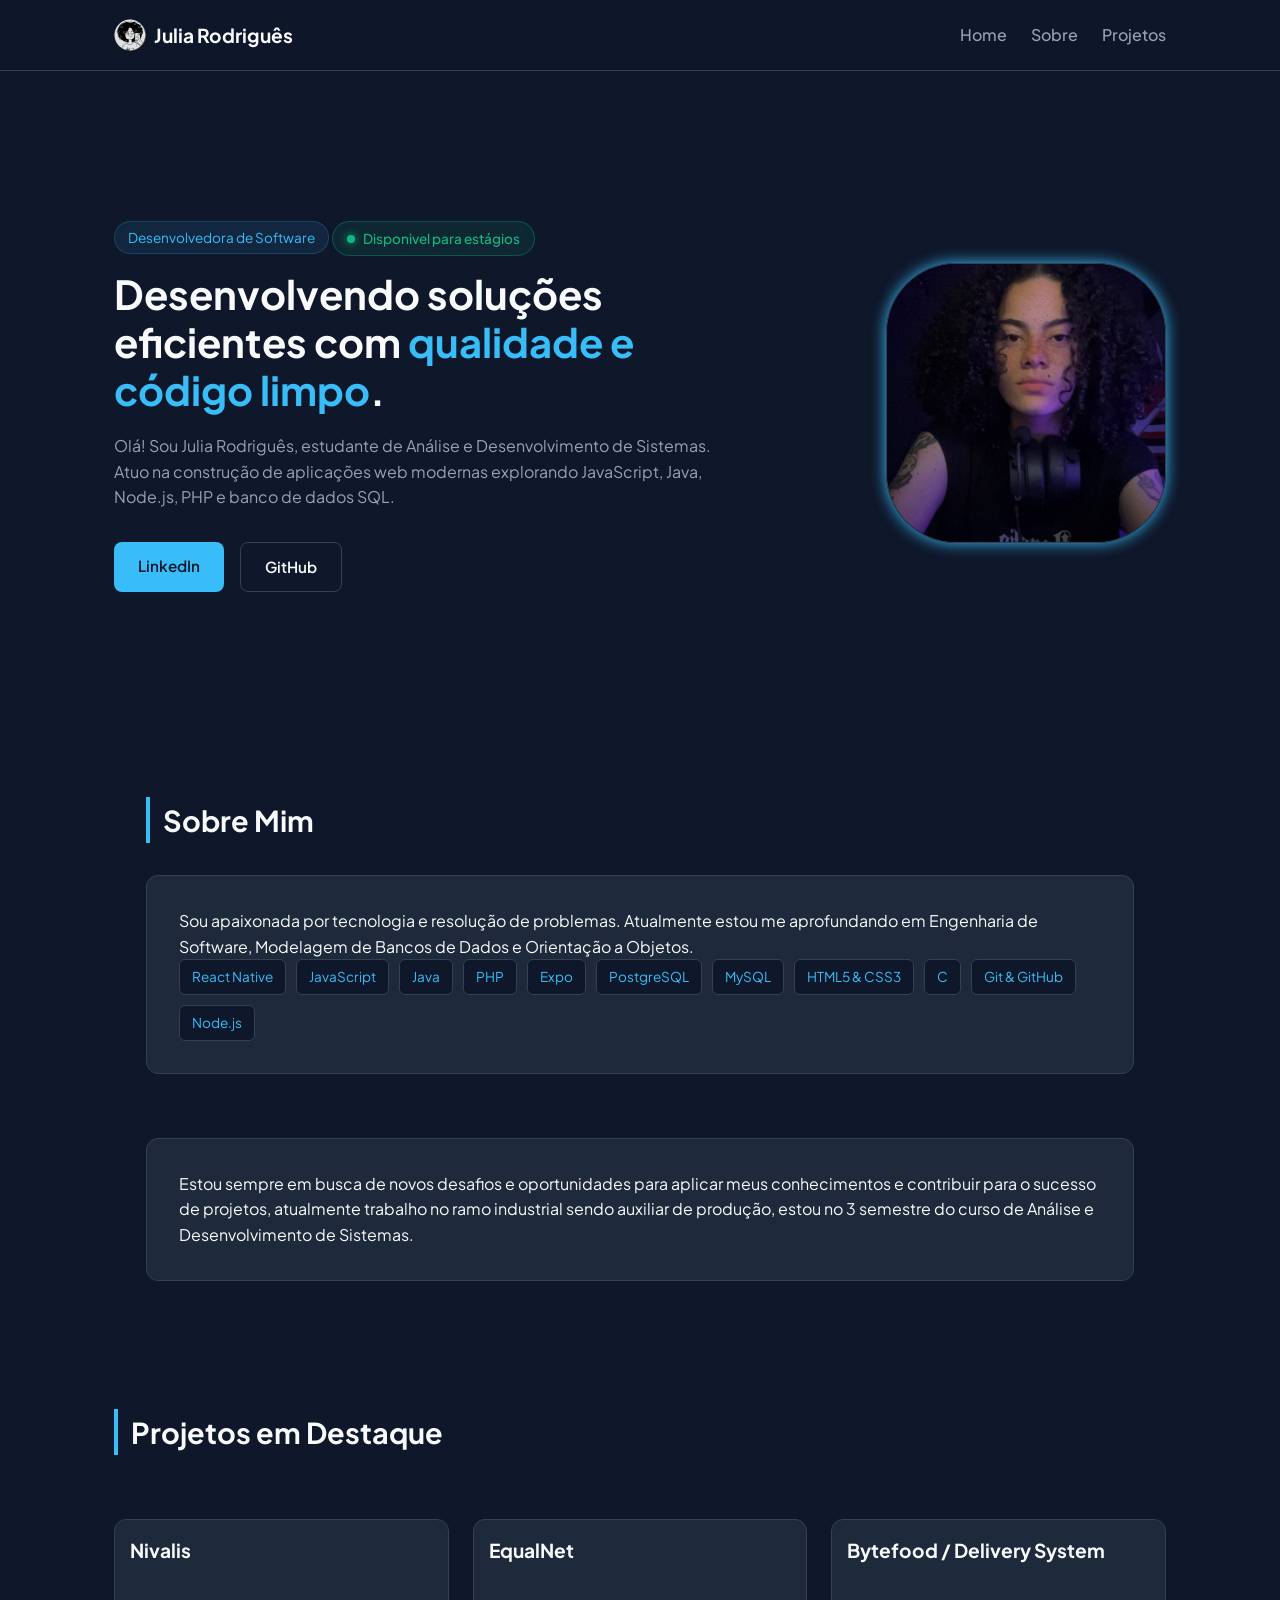
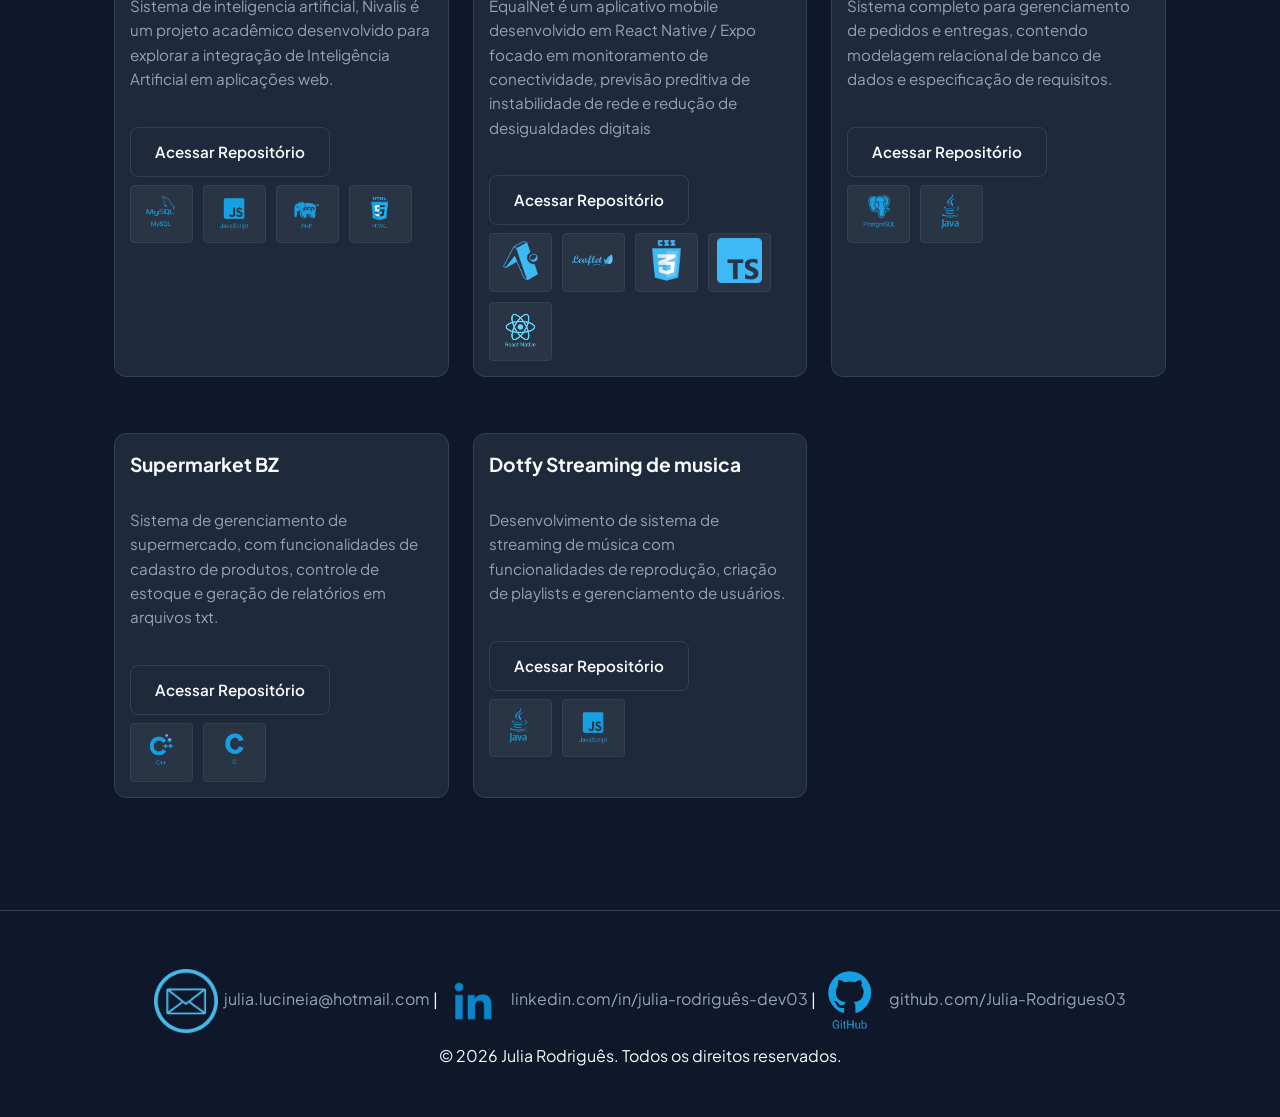
<file: index.html>
<!DOCTYPE html>
<html lang="pt-BR">
<head>
    <meta charset="UTF-8">
    <meta name="viewport" content="width=device-width, initial-scale=1.0">
    <title>Julia Rodriguês | Desenvolvedora Software & Front-end</title>

    <!--tag de imagem no navegador-->
        <link  rel="icon" type="image/png" href="assets/favicon-32x32.png"/>
    
    <!-- Fonte Moderna (Google Fonts) -->
    <link rel="preconnect" href="https://fonts.googleapis.com">
    <link rel="preconnect" href="https://fonts.gstatic.com" crossorigin>
    <link href="https://fonts.googleapis.com/css2?family=Plus+Jakarta+Sans:wght@400;500;600;700&display=swap" rel="stylesheet">
    
    <link rel="stylesheet" href="./styles/style.css">
</head>
<body>

    <!-- Cabeçalho Fixo -->
    <header class="cabecalho">
        <nav class="cabecalho__menu">
            <a class="cabecalho__logo" href="#home">
                <img src="./assets/favicon-32x32.png" alt="Logo de Julia Rodriguês" class="logo__img">
                Julia Rodriguês
            </a>
            <div class="cabecalho__links">
                <a class="cabecalho__menu__link" href="#home">Home</a>
                <a class="cabecalho__menu__link" href="#sobre">Sobre</a>
                <a class="cabecalho__menu__link" href="#projetos">Projetos</a>
            </div>
        </nav>
    </header>

    <main>
        <!-- Hero Section -->
        <section id="home" class="hero">
            <div class="hero__conteudo">
                <span class="hero__badge">Desenvolvedora de Software</span>
                <span class="hero__badge_destaque">Disponivel para estágios</span>
                <h1 class="hero__titulo">
                    Desenvolvendo soluções eficientes com <span class="destaque">qualidade e código limpo</span>.
                </h1>
                <p class="hero__texto">
                    Olá!  Sou Julia Rodriguês, estudante de Análise e Desenvolvimento de Sistemas. Atuo na construção de aplicações web modernas explorando JavaScript, Java, Node.js, PHP e banco de dados SQL.
                </p>
                <div class="hero__acoes">
                    <a class="btn btn--primario" href="https://www.linkedin.com/in/julia-rodriguês-dev03?utm_source=share_via&utm_content=profile&utm_medium=member_ios" target="_blank" rel="noopener noreferrer">
                        LinkedIn
                    </a>
                    <a class="btn btn--secundario" href="https://github.com/Julia-Rodrigues03" target="_blank" rel="noopener noreferrer">
                        GitHub
                    </a>
                </div>
            </div>
            <div class="hero__imagem-container">
                <img class="hero__imagem" src="./assets/julia rodrigues.jpeg" alt="Foto de perfil de Julia Rodriguês">
            </div>
        </section>

        <!-- Seção Sobre Mim -->
        <section id="sobre" class="sobre">
            <h2 class="secao__titulo">Sobre Mim</h2>
            <div class="sobre__grid">
                <p class="sobre__texto">
                    Sou apaixonada por tecnologia e resolução de problemas. Atualmente estou me aprofundando em Engenharia de Software, Modelagem de Bancos de Dados e Orientação a Objetos.
                </p>
                <div class="sobre__techs">
                    <span class="tech-tag"> React Native</span>
                    <span class="tech-tag"> JavaScript</span>
                    <span class="tech-tag"> Java</span>
                    <span class="tech-tag"> PHP</span>
                    <span class="tech-tag"> Expo</span>
                    <span class="tech-tag"> PostgreSQL</span>
                    <span class="tech-tag"> MySQL</span>
                    <span class="tech-tag"> HTML5 & CSS3</span>
                    <span class="tech-tag"> C</span>
                    <span class="tech-tag"> Git & GitHub</span>
                    <span class="tech-tag"> Node.js</span>
                </div>
            </div>
        </section>

        <section id="sobre" class="sobre">
            <div class="sobre__grid">
                <p class="sobre__texto">
                Estou sempre em busca de novos desafios e oportunidades para aplicar meus conhecimentos e contribuir para o sucesso de projetos, atualmente trabalho no ramo industrial sendo auxiliar de produção, estou no 3 semestre do curso de Análise e Desenvolvimento de Sistemas.
                </p>
            </div>
        </section>

        <!-- Seção Projetos -->
        <section id="projetos" class="projetos">
            <h2 class="secao__titulo">Projetos em Destaque</h2>
            <div class="projetos__grid">

                <article class="card-projeto">
                    <h3 class="card-projeto__titulo">Nivalis</h3>
                    <p class="card-projeto__descricao">
                        Sistema de inteligencia artificial, Nivalis é um projeto acadêmico desenvolvido para explorar a integração de Inteligência Artificial em aplicações web.
                    </p>
                    <div class="card-projeto__tags">
                        <a class="btn btn--secundario" href="https://github.com/gabrielmramos-dev/nivalis-ai-bot" target="_blank" rel="noopener noreferrer">
                        Acessar Repositório
                    </a>
                    <div class="sobre__techs">
                        <span class="tech-tag"> <img class="icon" src="./assets/my-removebg-preview.png" alt="Ícone do MySQL"></span>
                        <span class="tech-tag"> <img class="icon" src="./assets/javascript-removebg-preview.png" alt="Ícone do JavaScript"></span>
                        <span class="tech-tag"> <img class="icon" src="./assets/php-removebg-preview.png" alt="Ícone do PHP"></span>
                        <span class="tech-tag"> <img class="icon" src="./assets/html-removebg-preview.png" alt="Ícone do HTML5"></span>
                    </div>
                </article>
                
                <article class="card-projeto">
                    <h3 class="card-projeto__titulo">EqualNet</h3>
                    <p class="card-projeto__descricao">
                        EqualNet é um aplicativo mobile desenvolvido em React Native / Expo focado em monitoramento de conectividade, previsão preditiva de instabilidade de rede e redução de desigualdades digitais
                    </p>
                    <div class="card-projeto__tags">
                        <a class="btn btn--secundario" href="https://github.com/Julia-Rodrigues03/EqualNet-APP" target="_blank" rel="noopener noreferrer">
                        Acessar Repositório
                    </a>
                    <div class="sobre__techs">
                        <span class="tech-tag"> <img class="icon" src="./assets/expo-removebg-preview.png" alt="Ícone do Expo"></span>
                        <span class="tech-tag"> <img class="icon" src="./assets/leaf-removebg-preview.png" alt="Ícone do Leafleat"></span>
                        <span class="tech-tag"> <img class="icon" src="./assets/css-removebg-preview.png" alt="Ícone do CSS3"></span>
                        <span class="tech-tag"> <img class="icon" src="./assets/ts-removebg-preview (2).png" alt="Ícone do TypeScript"></span>
                        <span class="tech-tag"> <img class="icon" src="./assets/react-removebg-preview.png" alt="Ícone do React Native"></span>
                    </div>
                </article>
                
                
                <article class="card-projeto">
                    <h3 class="card-projeto__titulo">Bytefood / Delivery System</h3>
                    <p class="card-projeto__descricao">
                        Sistema completo para gerenciamento de pedidos e entregas, contendo modelagem relacional de banco de dados e especificação de requisitos.
                    </p>
                    <div class="card-projeto__tags">
                        <a class="btn btn--secundario" href="https://github.com/Julia-Rodrigues03/bytefood" target="_blank" rel="noopener noreferrer">
                        Acessar Repositório
                    </a>
                    <div class="sobre__techs">
                        <span class="tech-tag"> <img class="icon" src="./assets/post-removebg-preview.png" alt="Ícone do PostgreSQL"></span>
                        <span class="tech-tag"> <img class="icon" src="./assets/java-removebg-preview.png" alt="Ícone do Java"></span>
                    </div>
                </div>
                </article>

                <article class="card-projeto">
                    <h3 class="card-projeto__titulo">Supermarket BZ</h3>
                    <p class="card-projeto__descricao">
                        Sistema de gerenciamento de supermercado, com funcionalidades de cadastro de produtos, controle de estoque e geração de relatórios em arquivos txt.
                    </p>
                    <div class="card-projeto__tags">
                        <a class="btn btn--secundario" href="https://github.com/Julia-Rodrigues03/Crud" target="_blank" rel="noopener noreferrer">
                        Acessar Repositório
                    </a>
                    <div class="sobre__techs">
                        <span class="tech-tag"> <img  class="icon" src="./assets/c++-removebg-preview.png" alt="Ícone do C++"></span>
                        <span class="tech-tag"> <img class="icon" src="./assets/c-removebg-preview.png" alt="Ícone do C"></span>
                    </div>
                </article>

                <article class="card-projeto">
                    <h3 class="card-projeto__titulo">Dotfy Streaming de musica</h3>
                    <p class="card-projeto__descricao">
                        Desenvolvimento de sistema de streaming de música com funcionalidades de reprodução, criação de playlists e gerenciamento de usuários.
                    </p>
                    <div class="card-projeto__tags">
                        <a class="btn btn--secundario" href="https://github.com/Julia-Rodrigues03/Dotfy" target="_blank" rel="noopener noreferrer">
                        Acessar Repositório
                    </a>
                    <div class="sobre__techs">
                        <span class="tech-tag"> <img class="icon" src="./assets/java-removebg-preview.png" alt="Ícone do Java"></span>
                        <span class="tech-tag"> <img class="icon" src="./assets/javascript-removebg-preview.png" alt="Ícone do JavaScript"></span>
                    </div>
                </article>

            </div>
        </section>
    </main>

    <footer class="rodape">
        <p> <a href="mailto:julia.lucineia@hotmail.com">
        <img  class="icon_rodape" src="./assets/email.png" alt="Ícone de Email">julia.lucineia@hotmail.com</a>
        | <a href="https://www.linkedin.com/in/julia-rodriguês-dev03?utm_source=share_via&utm_content=profile&utm_medium=member_ios" target="_blank" rel="noopener noreferrer">
        <img class="icon_rodape" src="./assets/linked.png" alt="Ícone do LinkedIn">linkedin.com/in/julia-rodriguês-dev03</a>
        |  <a href="https://github.com/Julia-Rodrigues03" target="_blank" rel="noopener noreferrer">
        <img class="icon_rodape" src="./assets/git-removebg-preview.png" alt="Ícone do GitHub">github.com/Julia-Rodrigues03</a>
        </p>
        <p>© 2026 Julia Rodriguês. Todos os direitos reservados.</p>
    </footer>

</body>
</html>
</file>
<file: styles/style.css>
@import url('https://fonts.googleapis.com/css2?family=Bebas+Neue&family=DM+Serif+Text:ital@0;1&family=Jersey+15&family=Raleway:ital,wght@0,100..900;1,100..900&display=swap');

/* Reset Básico */
* {
    margin: 0;
    padding: 0;
    box-sizing: border-box;
}

:root {
    --bg-color: #0f172a;
    --card-bg: #1e293b;
    --text-primary: #f8fafc;
    --text-secondary: #94a3b8;
    --accent-color: #38bdf8;
    --border-color: #334155;
    --font-main: 'Plus Jakarta Sans', sans-serif;
}

html {
    scroll-behavior: smooth;
}

body {
    background-color: var(--bg-color);
    color: var(--text-primary);
    font-family: var(--font-main);
    line-height: 1.6;
}

/* Header Limpo */
.cabecalho {
    position: fixed;
    top: 0;
    width: 100%;
    background-color: rgba(15, 23, 42, 0.85);
    backdrop-filter: blur(12px);
    border-bottom: 1px solid var(--border-color);
    z-index: 100;
}

.cabecalho__menu {
    max-width: 1100px;
    margin: 0 auto;
    display: flex;
    justify-content: space-between;
    align-items: center;
    padding: 1.2rem 1.5rem;
}

.cabecalho__logo {
    display: flex;
    align-items: center;
    gap: 8px;
    font-weight: 700;
    font-size: 1.2rem;
    color: var(--text-primary);
    text-decoration: none;
}

.logo__img {
    width: 32px;
    height: 32px;
    border-radius: 50%;
}

.cabecalho__links {
    display: flex;
    gap: 1.5rem;
}

.cabecalho__menu__link {
    color: var(--text-secondary);
    text-decoration: none;
    font-weight: 500;
    transition: color 0.2s ease;
}

.cabecalho__menu__link:hover {
    color: var(--accent-color);
}

/* Main Content Layout */
main {
    max-width: 1100px;
    margin: 0 auto;
    padding: 0 1.5rem;
}

section {
    padding: 6rem 0 3rem 0;
}

.secao__titulo {
    font-size: 1.8rem;
    margin-bottom: 2rem;
    border-left: 4px solid var(--accent-color);
    padding-left: 0.8rem;
}

/* Hero Section */
.hero {
    display: flex;
    align-items: center;
    justify-content: space-between;
    gap: 3rem;
    min-height: 85vh;
}

.hero__conteudo {
    max-width: 600px;
}

.hero__badge {
    display: inline-block;
    padding: 0.3rem 0.8rem;
    background-color: rgba(56, 189, 248, 0.1);
    color: var(--accent-color);
    border: 1px solid rgba(56, 189, 248, 0.2);
    border-radius: 20px;
    font-size: 0.85rem;
    margin-bottom: 1rem;
}

.hero__badge_destaque {
    display: inline-flex;
    align-items: center;
    gap: 8px;
    background-color: rgba(16, 185, 129, 0.1); /* Verde transparente */
    color: #10B981;                            /* Verde vibrante */
    border: 1px solid rgba(16, 185, 129, 0.3);
    padding: 6px 14px;
    border-radius: 20px;
    font-size: 0.85rem;
    font-weight: 500;
}

.hero__badge_destaque::before {
    content: '';
    width: 8px;
    height: 8px;
    background-color: #10B981;
    border-radius: 50%;
    box-shadow: 0 0 8px #10B981; /* Efeito de brilho */
}

.hero__titulo {
    font-size: 2.5rem;
    font-weight: 700;
    line-height: 1.2;
    margin-bottom: 1.2rem;
}

.destaque {
    color: var(--accent-color);
}

.hero__texto {
    color: var(--text-secondary);
    margin-bottom: 2rem;
}

.hero__acoes {
    display: flex;
    gap: 1rem;
}

/* Botões Modernos */
.btn {
    padding: 0.75rem 1.5rem;
    border-radius: 8px;
    text-decoration: none;
    font-weight: 600;
    font-size: 0.95rem;
    transition: all 0.2s ease;
}

.btn--primario {
    background-color: var(--accent-color);
    color: #0f172a;
}

.btn--primario:hover {
    opacity: 0.9;
    transform: translateY(-2px);
}

.btn--secundario {
    background-color: transparent;
    color: var(--text-primary);
    border: 1px solid var(--border-color);
}

.btn--secundario:hover {
    border-color: var(--text-secondary);
    transform: translateY(-2px);
}

.hero__imagem-container {
    flex-shrink: 0;
}

.hero__imagem {
    width: 280px;
    height: 280px;
    object-fit: cover;
    border-radius: 25%;
    border: 1px solid var(--border-color);
    box-shadow: 0 0 15px rgba(56, 189, 248, 1);
}

/* Cards e Seção Sobre */
.sobre
    {
        margin-top: 0;
        width: 100%;
        padding: 2rem;
    }

.sobre__grid {
    background-color: var(--card-bg);
    padding: 2rem;
    border-radius: 12px;
    border: 1px solid var(--border-color);
}

.sobre__techs {
    display: flex;
    flex-direction: row;
    flex-wrap: wrap;
    align-items: center;
    gap: 10px;
    
}
.icon {
    /* align-items: center;
    justify-content: center; */
    width: 45px;
    height: 45px;
    object-fit: contain;
}

.tech-tag {
    display: inline-flex;
    align-items: center;
    justify-content: center;
    background-color: var(--bg-color);
    color: var(--accent-color);
    border: 1px solid var(--border-color);
    padding: 0.3rem 0.8rem;
    border-radius: 6px;
    font-size: 0.85rem;
}

/* Cards de Projetos */
.projetos__grid {
    display: grid;
    grid-template-columns: repeat(auto-fit, minmax(300px, 1fr));
    gap: 1.5rem;
}

.card-projeto {
    margin-top: 2rem;
    display: flex;
    flex-direction: column;
    gap: 16px;
    background-color: var(--card-bg);
    border: 1px solid var(--border-color);
    padding-inline: 15px;
    padding-block: 15px;
    border-radius: 12px;
    transition: transform 0.2s ease, border-color 0.2s ease;
}

.card-projeto:hover {
    transform: translateY(-4px);
    border-color: var(--accent-color);
}

.card-projeto__titulo {
    margin-bottom: 0.8rem;
    font-size: 1.2rem;
}

.card-projeto__descricao {
    color: var(--text-secondary);
    font-size: 0.95rem;
    margin-bottom: 1.2rem;
}

.card-projeto__tags {
    display: flex;
    flex-direction: wrap;
    align-items: center;
    gap: 0.5rem;
    flex-wrap: wrap;
}

.card-projeto__tags span {
    font-size: 0.75rem;
    color: var(--text-secondary);
    background-color: rgba(255, 255, 255, 0.05);
    padding: 0.2rem 0.5rem;
    border-radius: 4px;
}
.tech-tag {
    display: inline-block;
    align-items: center;
    justify-content: center;
    width: fit-content;
    background-color: var(--bg-color);
    color: var(--accent-color);
    border: 1px solid var(--border-color);
    padding: 6px 12px;
    white-space: nowrap;
    border-radius: 6px;
    font-size: 0.85rem;
}

/* Rodapé */
.rodape {
    text-align: center;
    padding: 3rem 0;
    border-top: 1px solid var(--border-color);
    margin-top: 4rem;
    font-size: 0.rem;
}

.rodape a {
    color: var(--text-secondary, #a0aec0);
    text-decoration: none;
    transition: color 0.2s ease, transform 0.2s ease;
}

.rodape a:hover{
    color: var(--text-color, #38bdf8);
    text-decoration: underline;
    
}

.rodape a:hover img {
    transform: scale(1.1);       /* Aumenta o ícone levemente (10%) */
    transition: transform 0.2s ease;
}

.icon_rodape {
    width: 5%;
    height: 5;
    margin-right: 6px;
    vertical-align: middle;
}

/* Responsividade Básica */
@media (max-width: 768px) {
    .hero {
        margin-top: auto;
        flex-direction: column-reverse;
        text-align: center;
        justify-content: center;
        padding-top: 1px;
    }

    .hero__acoes {
        justify-content: center;
    }

    .hero__imagem {
        width: 200px;
        height: 200px;
    }
}
</file>
